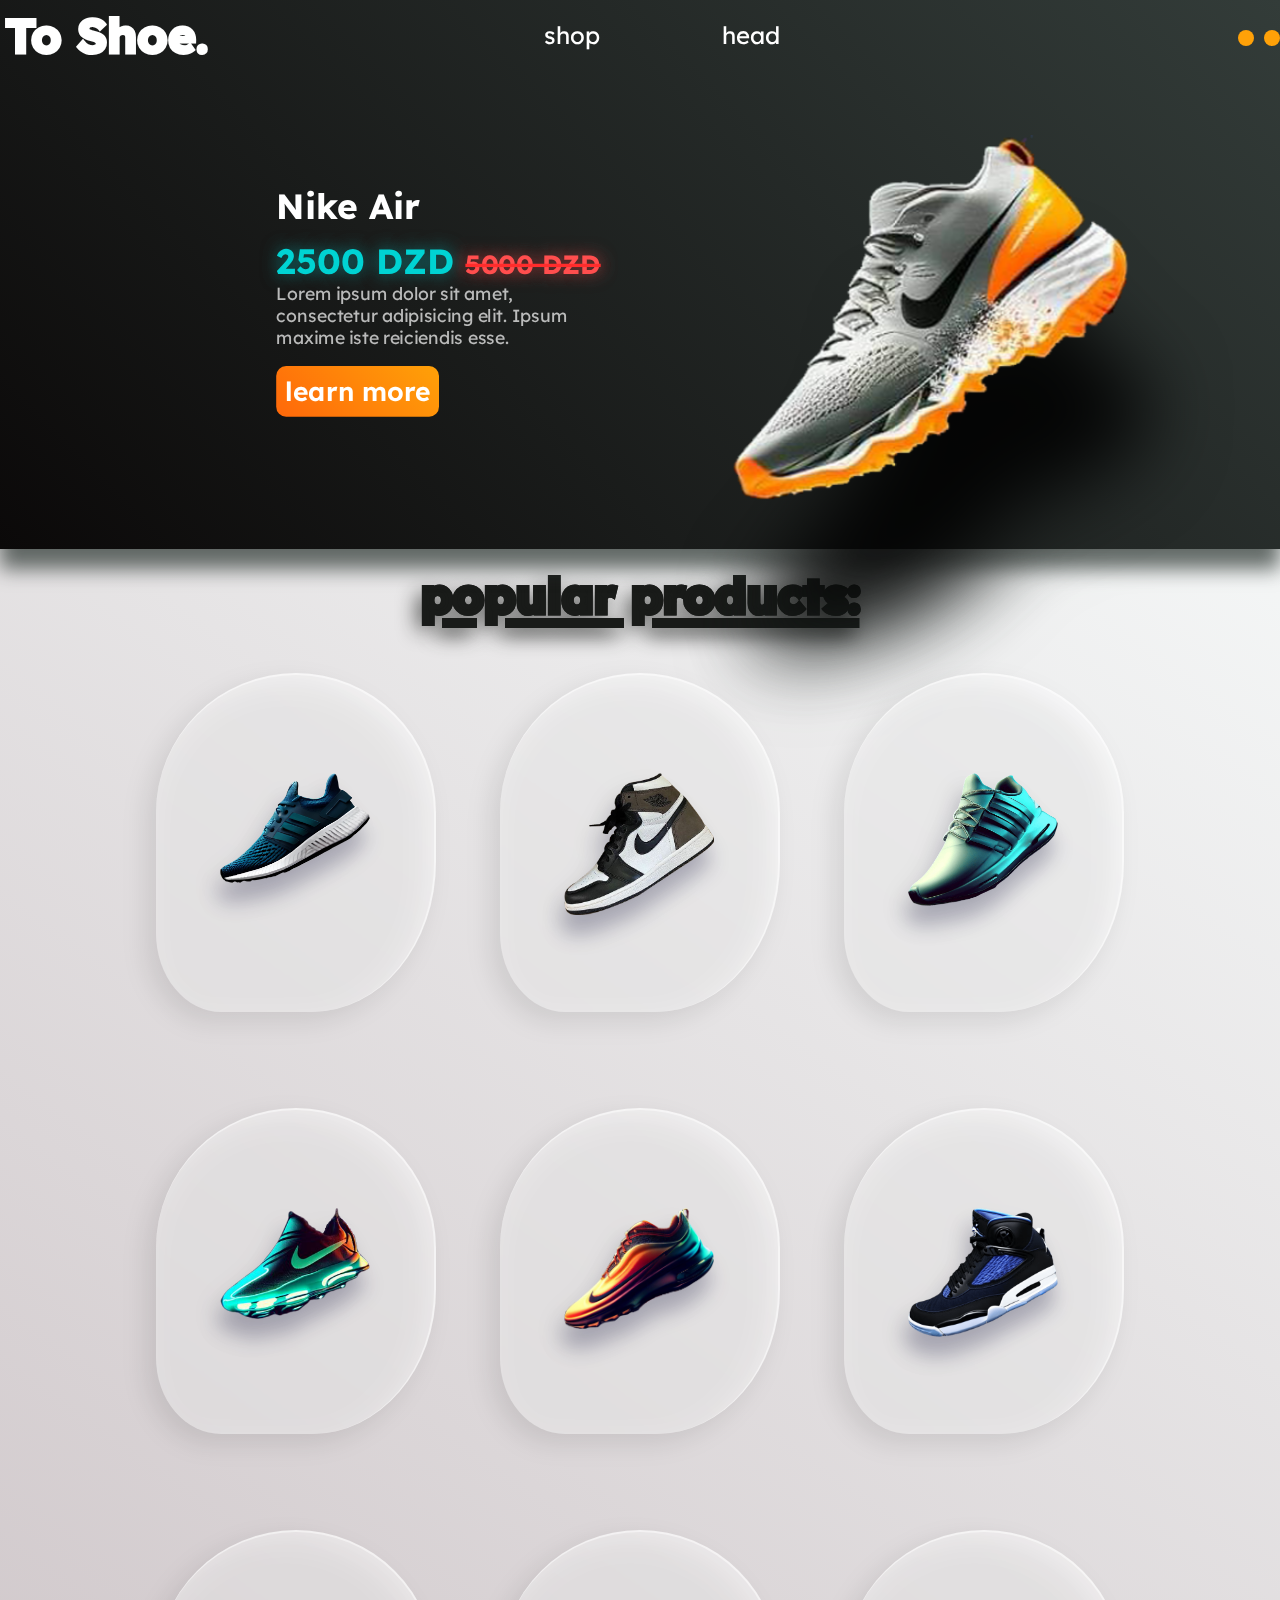
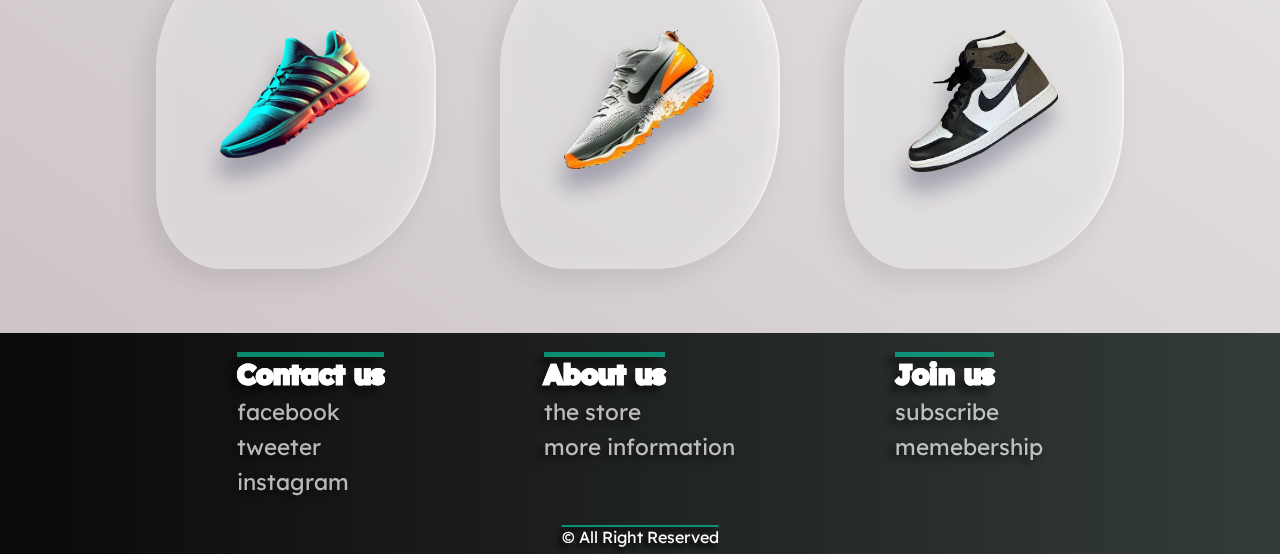
<file: index.html>
<!DOCTYPE html>
<html lang="en">
<head>
    <meta charset="UTF-8">
    <meta http-equiv="X-UA-Compatible" content="IE=edge">
    <meta name="viewport" content="width=device-width, initial-scale=1.0">
    <link rel="shortcut icon" href="ex copy.png" type="image/x-icon">
    <link rel="stylesheet" href="style.css">
    <link rel="stylesheet" href="selectioncolors.css">
    <title>To Shoe.</title>
</head>
<body>
    <section class="main">   
        <h1 id="logo">To Shoe.</h1>
        <ul>
            <li><a href="#">shop</a></li>
            <li><a href="#"><head>head</head></a></li>
            <div class="circles">
                <div id="circle"></div>
                <div id="circle"></div>
            </div>
        </ul>
        <div class="fix">
            <h2>Nike Air</h2>
            <h3>2500 DZD <span>5000 DZD</span></h3>
            <div class="description">
                Lorem ipsum dolor sit amet, consectetur adipisicing elit. Ipsum maxime iste reiciendis esse.
            </div>
            <button id="le"><a href="product.html">learn more</a></button>
            <!-- <button id="hi">add to cart</button> -->
            <br>
            <img src="ex copy.png" alt="exempler">
        </div>
        
    </section>
    <section class="swipe">
        <h2 class="titles">popular products:</h2>
        <ul>
            <li>
                <img src="addidas blue.png" alt="">
                <h2>addidas blue </h2>
                <p>2500 DZD</p>
                <button><a href="#">learn more</a></button>
                <a href=""><div id="sh"></div></a>
            </li>
            <li>
                <img src="air jordan.png" alt="">
                <h2>Air jordan</h2>
                <p>4600 DZD</p>
                <button><a href="#">learn more</a></button>
                <a href=""><div id="sh"></div></a>
            </li>
            <li>
                <img src="addidas blue llighr.png" alt="">
                <h2>addidas tine</h2>
                <p>2000 DZD</p>
                <button><a href="#">learn more</a></button>
                <a href=""><div id="sh"></div></a>
            </li>
        </ul>
        <ul>
            <li>
                <img src="nike ai.png" alt="">
                <h2>Nike </h2>
                <p>5000 DZD</p>
                <button><a href="#">learn more</a></button>
                <a href=""><div id="sh"></div></a>
            </li>
            <li>
                <img src="tn light.png" alt="">
                <h2>Tn Air</h2>
                <p>4000 DZD</p>
                <button><a href="#">learn more</a></button>
                <a href=""><div id="sh"></div></a>
            </li>
            <li>
                <img src="air jordan2.png" alt="">
                <h2>Jordan blue</h2>
                <p>3900 DZD</p>
                <button><a href="#">learn more</a></button>
                <a href=""><div id="sh"></div></a>
            </li>
        </ul>
        <ul>
            <li>
                <img src="addidas light.png" alt="">
                <h2>Addidas 2</h2>
                <p>5200 DZD</p>
                <button><a href="#">learn more</a></button>
                <a href=""><div id="sh"></div></a>
            </li>
            <li>
                <img src="ex copy.png" alt="">
                <h2>Nike Air</h2>
                <p>2000 DZD</p>
                <button><a href="#">learn more</a></button>
                <a href=""><div id="sh"></div></a>
            </li>
            <li>
                <img src="air jordan.png" alt="">
                <h2>air jordan</h2>
                <p>5000 DZD</p>
                <button><a href="#">learn more</a></button>
                <a href=""><div id="sh"></div></a>
            </li>
        </ul>
    </section>
    <footer>
        <section class="info">
            <section class="part">
                <h1>Contact us</h1>
                <h2>facebook</h2>
                <h2>tweeter</h2>
                <h2>instagram</h2>
            </section>
            <section class="part">
                <h1>About us</h1>
                <h2>the store</h2>
                <h2>more information</h2>
            </section>
            <section class="part">
                <h1>Join us</h1>
                <h2>subscribe</h2>
                <h2>memebership</h2>
            </section>
        </section>
    <p> &copy All Right Reserved</p>
    </footer>
    

</body>
</html>
</file>
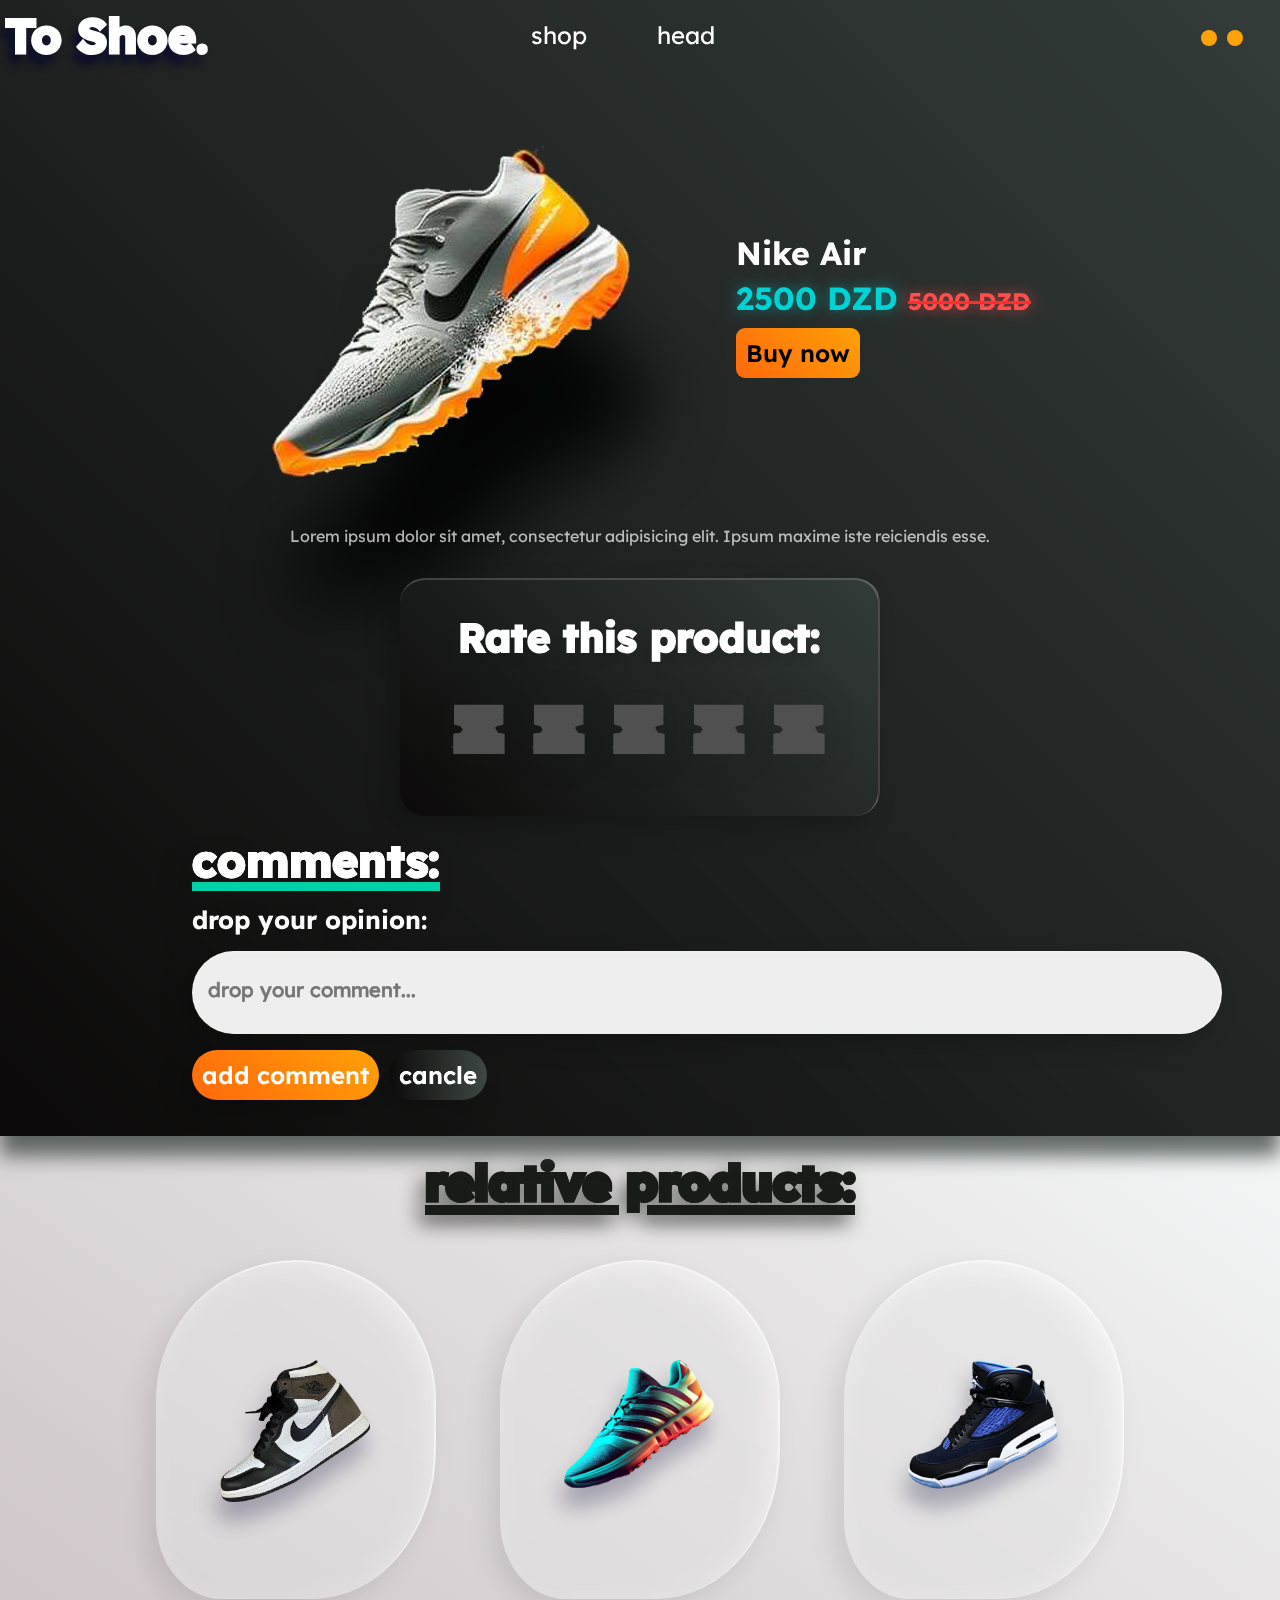
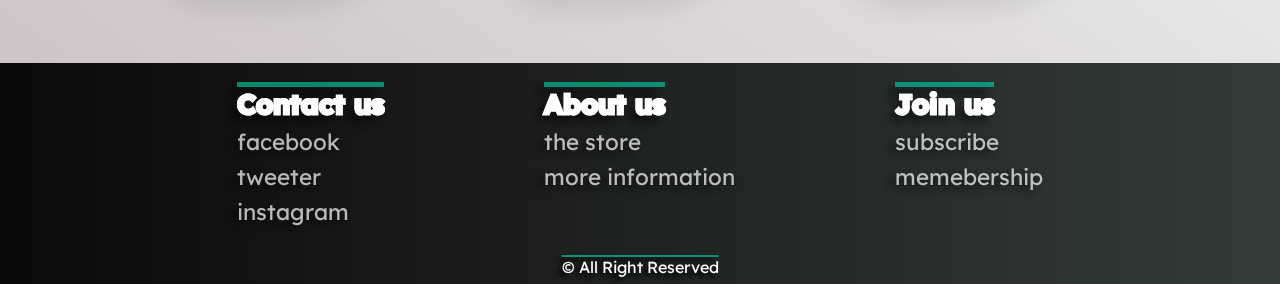
<file: product.html>
<!DOCTYPE html>
<html lang="en">
<head>
    <meta charset="UTF-8">
    <meta http-equiv="X-UA-Compatible" content="IE=edge">
    <meta name="viewport" content="width=device-width, initial-scale=1.0">
    <link rel="shortcut icon" href="ex copy.png" type="image/x-icon">
    <link rel="stylesheet" href="product.css">
    <link rel="stylesheet" href="selectioncolors.css">
    <link rel="preconnect" href="https://fonts.googleapis.com">
    <link rel="preconnect" href="https://fonts.gstatic.com" crossorigin>
    <link href="https://fonts.googleapis.com/css2?family=Gugi&display=swap" rel="stylesheet">
    <script src="script.js"></script>
    <title>Air Nike</title>
</head>
<body>
    <section class="main">   
        <h1 id="logo">To Shoe.</h1>
        <ul>
            <li><a href="#">shop</a></li>
            <li><a href="#"><head>head</head></a></li>
            <div class="circles">
                <div id="circle"></div>
                <div id="circle"></div>
            </div>
        </ul>
        <div class="fix">
            <img src="ex copy.png" alt="exempler">
            <br>
            <div class="info">
                <h2>Nike Air</h2>
                <h3>2500 DZD <span>5000 DZD</span></h3>
                <button id="le" onclick="openPopup()">Buy now</button>
                <!-- <button id="hi">add to cart</button> -->
            </div>
        </div>
        <br>
        <p> Lorem ipsum dolor sit amet, consectetur adipisicing elit. Ipsum maxime iste reiciendis esse. </p>
        <section class="rate">
            <h2>Rate this product:</h2>
            <div class="stars">
                <h3>x</h3>
                <h3>x</h3>
                <h3>x</h3>
                <h3>x</h3>
                <h3>x</h3>
            </div>
        </section>
        <section class="comments">
            <h2>comments:</h2>
            <h3>drop your opinion:</h3>
            <input type="text" placeholder="drop your comment...">
            <div class="buttons" style="display: flex;">
                <button><a href="#">add comment</a></button>
                <button style="
                                background: linear-gradient(-90deg, #333c39, #0b0909);
                                filter: brightness(1.2);
                                margin-left: 10px;
                                "><a href="#">cancle</a></button>
            </div>
        </section>
        <br>
    </section>
    <section class="buy" id="buy">
        <form action="buy">
            <h2 class="close" onclick="closePopup()">x</h2>
            <div class="infos">
                <img src="ex copy.png" alt="">
                <h2>Nike Air</h2>
                <h2 class="price">2500 DZD <span style="
                                                text-decoration: line-through;
                                                text-decoration-thickness: 3px;
                                                text-decoration-color: #ff6464;
                                                color: #ff7c7c;
                                                font-size: 22px;
                                                filter: brightness(.6) saturate(2.7);
                                                text-shadow: 0px 0px 15px #ff7c7c8c;
                                                ">5000 DZD
                                            </span>
                </h2>
                <h3>Address:</h3>
                <input type="text">
                <h3>card number:</h3>
                <input type="text">
                <button><a href="#">Add to cart</a></button>
            </div>
        </form>
    </section>
    <section class="swipe">
        
        <h2 class="titles">relative products:</h2>
        <ul>
            <li>
                <img src="air jordan.png" alt="">
                <h2>Air jordan</h2>
                <p>5000 DZD</p>
                <button><a href="#">learn more</a></button>
                <a href=""><div id="sh"></div></a>
            </li>
            <li>
                <img src="addidas light.png" alt="">
                <h2>Addidas 2</h2>
                <p>5200 DZD</p>
                <button><a href="#">learn more</a></button>
                <a href=""><div id="sh"></div></a>
            </li>
            <li>
                <img src="air jordan2.png" alt="">
                <h2>Jordan blue</h2>
                <p>3900 DZD</p>
                <button><a href="#">learn more</a></button>
                <a href=""><div id="sh"></div></a>
            </li>
        </ul>
    </section>
    <footer>
        <section class="info">
            <section class="part">
                <h1>Contact us</h1>
                <h2>facebook</h2>
                <h2>tweeter</h2>
                <h2>instagram</h2>
            </section>
            <section class="part">
                <h1>About us</h1>
                <h2>the store</h2>
                <h2>more information</h2>
            </section>
            <section class="part">
                <h1>Join us</h1>
                <h2>subscribe</h2>
                <h2>memebership</h2>
            </section>
        </section>
    <p> &copy All Right Reserved</p>
    </footer>


    <script>
        function openPopup() {
          // Get the pop-up window
          var popup = document.getElementById("buy");
          var main = document.getElementsByClassName("main");
          var swipe = document.getElementsByClassName("swipe");
      
          // Show the pop-up window
          popup.style.display = "block";
          popup.style.opacity = "1";
          popup.style.scale = "1";

          const swipeElement = document.querySelector('.swipe');
          swipeElement.classList.add('blur');
          const mainElement = document.querySelector('.main');
          mainElement.classList.add('blur');

          

        }
      
        function closePopup() {
          // Get the pop-up window
          var popup = document.getElementById("buy");
          var main = document.getElementsByClassName("main");
          var swipe = document.getElementsByClassName("swipe");
      
          // Hide the pop-up window
          //popup.style.display = "none";
          popup.style.opacity = "0";
          popup.style.scale = "0";


          const swipeElement = document.querySelector('.swipe');
          swipeElement.classList.remove('blur');
          const mainElement = document.querySelector('.main');
          mainElement.classList.remove('blur');
        }
      </script>

</body>
</html>
</file>
<file: style.css>
@import url('https://fonts.googleapis.com/css2?family=Lexend:wght@200&display=swap');

*
{
    margin: 0;
    padding: 0;
    box-sizing: border-box;
    font-family: caviar dreams;
    font-family: 'Lexend', sans-serif;
    color: white;
    list-style: none;
}
.main
{
    display: flex;
    margin: 0;
    background: linear-gradient(225deg, #333c39, #0b0909);
    filter: drop-shadow(0px 20px 10px #333c39be);
    flex-direction: column;
    align-items: flex-start;
}
a
{
    text-decoration: none;
    font-size: x-large;
}
#logo
{
    padding: 5px;
    font-size: xxx-large;
    -webkit-text-stroke-width: 3px;
}
.main ul
{
    display: flex;
    margin-left: 34pc;
    margin-top: -50px;
    align-items: center;
    justify-content: center;
}
.main ul li 
{
    margin-right: 122px;
}
.circles
{
    display: flex;
    margin-left: 21pc;
}
#circle
{
    margin-top: 6px;
    margin-right: 10px;
    width: 1pc;
    height: 1pc;
    background: #ffa108;
    border-radius: 200pc;
}
.main .fix
{
    scale: 1.1;
    position: relative;
    margin-left: 14pc;
}
.main h2
{
    margin: 4pc;
    margin-bottom: 10px;
    margin-top: 9pc;
    font-size: xx-large;
}
.main h3
{
    margin: 0px 0pc 0px 4pc;
    color: #2cff9d;
    text-shadow: 5px 5px 7px #2cff2c42;
    filter: brightness(1.7);
    color: #007c7c;
    text-shadow: 0px 0px 15px #007c7c8c;
    font-size: xx-large;
}
.main h3 span
{
    text-decoration:line-through;
    text-decoration-thickness: 3px;
    text-decoration-color: #ff6464;
    color: #ff7c7c;
    font-size: x-large;
    filter: brightness(.6) saturate(2.7);
    text-shadow: 0px 0px 15px #ff7c7c8c;
}
.main .description
{
    width: 300px;
    opacity: .7;
    margin-left: 4pc;
    /*margin-right: 26pc;*/
}
.main img
{
    top: -16pc;
    left: 30pc;
    margin-bottom: -12pc;
    position: relative;
    /* margin: -22pc 0pc -2pc 25pc; */
    transition: .8s;
    filter: drop-shadow(20px 125px 35px #000000de);
}
.main img:hover
{
    transform: rotate(10deg);
}
.main button
{
    color: #000;
    padding: .5pc;
    border-radius: 9px;
    margin: 1pc 0pc 0pc 4pc;
    border: none;
    background: linear-gradient(45deg, #ff680a, #ffa108);
    font-size: x-large;
    font-weight: 600;
    transition: .7s;
}
.main button:hover
{
    color: white;
    scale: 1.1;
    background: linear-gradient(45deg, #ffa108, #ff680a);
    filter: drop-shadow(0px 0px 12px #ffb23640);
}
#hi
{
    display: none;
    margin: 1pc 0pc 0pc 21.5pc;
    font-weight: 800;
    color: black;
    filter: brightness(10);
}
#le
{
    margin: 1pc -1pc 0pc 4pc;
}
.swipe
{
    background: #f4f6f6;
    background: linear-gradient(215deg, #f4f6f6, #cdc4c7);
    /* filter: invert(1); */
    padding: 1pc;
    display: flex;
    flex-direction: column;
    justify-content: center;
    align-items: center;
}
.swipe .titles
{
    color: #191b19;
    font-weight: bolder;
    /* filter: invert(1); */
    font-size: xxx-large;
    text-decoration: underline;
    /* background: #00d1a7; */
    /* filter: invert(1); */
    text-shadow: -6px 7px 20px #191b19f1;
    text-decoration-color: #191b19;
    text-decoration-thickness: 10px;
    -webkit-text-stroke-width: 5px;
}
.swipe ul  
{
    padding: 1pc;
    /* margin-top: 10px; */
    /* filter: invert(1); */
    display: flex;
}
.swipe ul li
{
    margin: 2pc;
    background: #ffffff6e;
    border-top: 2px solid #ffffff79;
    border-right: 2px solid #ffffff79;
    border-radius: 25px;
    color: #282828;
    text-align: center;
    filter: drop-shadow(-10px 10px 12px #00000035);
    backdrop-filter: blur(5px);
    padding: 1pc 2pc 1pc 2pc;
    transition: .5s;
    
    border-top-right-radius: 300px;
    border-top-left-radius: 300px;
    border-end-end-radius: 95%;
    border-end-start-radius: 50%;
}
.swipe ul li:hover
{
    background: #ffffff9e;
    /* font-size: x-large; */
    filter: drop-shadow(-20px 20px 20px #0020005b);
    transform: translateY(-25px);
}
.swipe ul li img
{
    width: 150px;
    MARGIN: 2PC;
    margin-bottom: -7px;
    transition: .55s;
    transform: translateY(50px);
    filter: drop-shadow(-3px 20px 10px #0000303a);
}
.swipe ul li:hover img
{
    transform: rotate(25deg);
}
.swipe ul li h2
{
    color: #003052;
    font-size: xx-large;
    text-shadow: -5px 9px 10px #00305261;
    opacity: 0;
    transform: translateY(35px);
    -webkit-text-stroke-width: 3px;
    transition: .55s;
}
.swipe ul li:hover h2
{
    opacity: 1;
    transform: translateY(0px);
}
.swipe ul li p
{
    color: #0dd1aa;
    font-weight: bold;
    margin-top: 3px;
    font-size: larger;
    /* text-shadow: -5px 5px 10px #00d1a7ab; */
    opacity: 0;
    transform: translateY(35px);
    -webkit-text-stroke-width: 1px;
    transition: .55s;
}
.swipe ul li:hover p
{
    opacity: 1;
    transform: translateY(0px);
}
.swipe ul li:hover p
{
    opacity: 1;
    transform: translateY(0px);
}
.swipe ul li button
{
    opacity: 0;
    transition: .55s;
    border: none;
    background: linear-gradient(-90deg, #0dd1aa, #003c66);
    padding: 7px;
    border-radius: 50pc;
    margin-top: 5px;
    font-weight: 700;
    transform: translateY(45px);
    /* filter: hue-rotate(35deg); */
    z-index: 1;
    position: relative;
    transition: .5s;
}
.swipe ul li:hover button
{
    opacity: 1;
    transform: translateY(8px);
}
.swipe ul li a
{
    display: flex;
    /* text-align: -webkit-center; */
    justify-content: center;
    flex-wrap: nowrap;
}
.swipe ul li #sh
{
    height: 43px;
    width: 133px;
    border-radius: 200pc;
    background: linear-gradient(-90deg, #0dd1aa, #003c66);
    margin-top: -25px;
    filter: blur(5px) opacity(0.8);
    transform: scaleX(0.95) translateY(35px);
    opacity: 0;
    transition: .55s;
}
.swipe ul li:hover #sh
{
    transform: translateY(0px);
    opacity: .8;
}
footer
{
    display: flex;
    background: linear-gradient(-90deg, #333c39, #0b0909);
    flex-direction: column;
    flex-wrap: wrap;
    align-items: center;
}
footer .info
{
    display: flex;
    flex-wrap: wrap;
    justify-content: center;
    flex-direction: row;
}
footer .part
{
    margin: 1.5pc 5pc 1.5pc 5pc;
}
footer .part h1
{
    font-size: 1.7em;
    /* text-decoration: underline; */
    text-decoration-color: #00d1a7a1;
    text-decoration-line: overline;
    text-decoration-thickness: 5px;
    text-shadow: -7px 7px 10px #000000d6;
    -webkit-text-stroke-width: 2.5px;
    transition: .7s;
}
footer .part h2
{
    font-size: 1.4em;
    text-shadow: -6px 4px 10px #000;
    font-weight: normal;
    opacity: .7;
    margin-top: 7px;
}
footer p
{
    margin: 7px;
    text-decoration: overline;
    text-decoration-thickness: 2px;
    text-decoration-color: #0b9075;
    text-shadow: -4px 4px 5px #000;
}
</file>
<file: selectioncolors.css>
span::selection
{
    background: #000030;
}
button::selection
{
    background: #00d1a7;
}

h3::selection
{
    background: #000030;
}

a::selection
{
    background: #00d1a7;
}
h1::selection
{
    background: #00d1a7;
}
h2::selection
{
    background: #00d1a7;
}
p::selection
{
    background: #000030;
}
</file>
<file: product.css>
@import url('https://fonts.googleapis.com/css2?family=Lexend:wght@200&display=swap');

*
{
    margin: 0;
    padding: 0;
    box-sizing: border-box;
    font-family: caviar dreams;
    font-family: 'Lexend', sans-serif;
    color: white;
    list-style: none;
}
.main
{
    
    margin: 0;
    background: linear-gradient(225deg, #333c39, #0b0909);
    filter: drop-shadow(0px 20px 10px #333c39be);
    
}
.blur * 
{
    filter: blur(5px) brightness(.7);
    transition: .3s;
}

a
{
    text-decoration: none;
    font-size: x-large;
}
#logo
{
    padding: 5px;
    font-size: xxx-large;
    -webkit-text-stroke-width: 3px;
    text-shadow: -6px 10px 10px #000030d4;
}
.main ul
{
    display: flex;
    margin-left: 503px;
    margin-top: -50px;
    align-items: center;
    justify-content: center;
}
.main ul li 
{
    margin-right: 70px;
}
.circles
{
    display: flex;
    margin-left: 26pc;
}
#circle
{
    margin-top: 6px;
    margin-right: 10px;
    width: 1pc;
    height: 1pc;
    background: #ffa108;
    border-radius: 200pc;
}
.main .fix
{
    margin-left: 10pc;
}
.main .info
{
    margin: -9.5pc 0pc 9pc 36pc;
}
.main h2
{
    font-size: xx-large;
}
.main .info h3
{
    margin-top: 5px;
    color: #2cff9d;
    text-shadow: 5px 5px 7px #2cff2c42;
    filter: brightness(1.7);
    color: #007c7c;
    text-shadow: 0px 0px 15px #007c7c8c;
    font-size: xx-large;
}
.main .info h3 span
{
    text-decoration:line-through;
    text-decoration-thickness: 3px;
    text-decoration-color: #ff6464;
    color: #ff7c7c;
    font-size: x-large;
    filter: brightness(.6) saturate(2.7);
    text-shadow: 0px 0px 15px #ff7c7c8c;
}
.main p
{
    opacity: .7;
    text-align: center;
    margin: -1pc 5pc 0pc 5pc;
    padding-bottom: 2pc;
}
.main img
{
    transition: .8s;
    position: relative;
    top: 6pc;
    left: 7pc;
    filter: drop-shadow(20px 125px 35px #000000de);
}
.main img:hover
{
    transform: rotate(10deg);
}
.main button
{
    color: #000;
    padding: .5pc;
    border-radius: 9px; 
    margin-top: 10px;
    padding: 10px;
    border: none;
    background: linear-gradient(45deg, #ff680a, #ffa108);
    font-size: x-large;
    font-weight: 600;
    transition: .7s;
}
.main button:hover
{
    color: white;
    scale: 1.1;
    background: linear-gradient(45deg, #ffa108, #ff680a);
    /* filter: drop-shadow(0px 0px 12px #ffb23640); */
    box-shadow: 0px 0px 12px #ffb23640, 0px 0px 40px #ffb23640, 0px 0px 70px #ffb23640;
}
.buy
{
    background: linear-gradient(215deg, #f4f6f6, #cdc4c7);
    padding: 3pc 5pc 3pc 5pc;
    /* left: 38.09pc; */
    left: 30pc;
    scale: 0;
    opacity: 0;
    top: 0pc;
    top: 0pc;
    filter: drop-shadow(-10px 20px 10px #333c395e);
    position: absolute;
    z-index: 1;
    transition: all .7s ease-in-out;
}
.buy.open
{
    opacity: 1;
    scale: 1;
}
.buy .close
{
    margin: -36px 0px 25px -49px;
    font-size: 36px;
    font-family: Arial rounded mt;
    color: crimson;
    /* -webkit-text-stroke: 1px; */
    text-decoration-color: #ff6464;
    transition: all 0.3s ease-in-out;
    cursor: pointer;
}
.buy .close:hover
{
    text-shadow: 0px 0px 20px #ff7c7c, 0px 0px 30px #ff7c7c;
}
.buy .infos
{
    display: flex;
    flex-direction: column;
    align-items: center;
    color: #191b19;
}
.buy .infos img 
{
    width: 200px;
    background: linear-gradient(225deg, #333c39, #0b0909);
    filter: drop-shadow(-10px 20px 10px #333c3985);
    padding: 1.7pc;
    border-radius: 25px;
    text-align: center;
    backdrop-filter: blur(5px);
}
.buy .infos h2
{
    font-size: 35px;
    text-decoration-color: #191b19;
    -webkit-text-stroke-width: 2px;
    text-shadow: -3px 7px 10px #00003079;
    margin-top: 15px;
    color: #191b19;
}
.buy .infos h3
{
    font-size: 25px;
    text-decoration-color: #191b19;
    -webkit-text-stroke-width: 1px;
    margin-top: 15px;
    margin-bottom: 5px;
    filter: drop-shadow(-5px 5px 5px #333c3950);
    color: #191b19;
}
.buy .infos .price
{
    margin-top: 10px;
    font-size: 30px;
    color: #2cff9d;
    text-shadow: 5px 5px 7px #2cff2c42;
    filter: brightness(1.55);
    color: #007c7c;
    text-shadow: 0px 0px 15px #007c7c8c;
}
.main h3 .price span
{
    text-decoration:line-through;
    text-decoration-thickness: 3px;
    text-decoration-color: #ff6464;
    color: #ff7c7c;
    filter: brightness(.6) saturate(2.7);
    text-shadow: 0px 0px 15px #ff7c7c8c;
}
.buy .infos input
{
    border: none;
    padding: .5pc;
    border-radius: 5px;
    filter: drop-shadow(-5px 5px 10px #333c3930);
    color: #191b19;
    -webkit-text-stroke-width: 1px;
    font-size: 25px;
}
.buy .infos button
{
    color: #000;
    padding: .5pc;
    border-radius: 9px;
    margin-top: 15px;
    border: none;
    background: linear-gradient(45deg, #ff680a, #ffa108);
    font-size: 20px;
    font-weight: 600;
    transition: .7s;
}
.buy .infos button:hover
{
    color: white;
    scale: 1.1;
    background: linear-gradient(45deg, #ffa108, #ff680a);
    filter: drop-shadow(0px 0px 20px #f9980a);
}

.rate 
{
    background: #ffffff6e;
    border-top: 2px solid #ffffff39;
    border-right: 2px solid #ffffff39;
    border-radius: 25px;
    filter: drop-shadow(-10px 10px 12px #00000035);
    backdrop-filter: blur(5px);
    transition: .5s;
    padding: 2pc;
    margin: 25pc;
    margin-top: 0pc;
    margin-bottom: 1pc;
    background: linear-gradient(215deg, #f4f6f66e, #cdc4c76e);
    background: linear-gradient(225deg, #333c39, #0b0909);
    display: flex;
    flex-direction: column;
    align-items: center;
}
.rate h2
{
    font-size: 40px;
    color: #191b19;
    color: white;
    -webkit-text-stroke: 2px;
    text-shadow: -5px 8px 10px #191b1951;
}
.rate .stars
{
    color: #000;
    display: flex;
    margin: 1.5pc;
    justify-content: center;
}
.rate .stars h3
{
    color: #cecbcc;
    color: #505050;
    margin: 0pc 1.5pc 0pc 1.5pc;
    font-family: arial rounded mt;
    /* -webkit-text-stroke-color: #191b19; */
    -webkit-text-stroke-width: 20px;
    text-shadow: 0px 0px 40px #191b19;
    font-size: 4pc;
}
.rate .stars h3:hover {
    color: #ff4714;
    text-shadow: 0px 0px 10px #ff4714, 0px 0px 40px #ff4714, 0px 0px 70px #ff4714, 0px 0px 100px #ff4714;
}
.comments 
{
    filter: drop-shadow(-10px 10px 12px #00000035);
    backdrop-filter: blur(5px);
    transition: .5s;
    margin: 12pc;
    margin-top: 1pc;
    margin-bottom: 1pc;
    display: flex;
    flex-direction: column;
    align-items: flex-start;
}
.comments h2
{
    color: white;
    -webkit-text-stroke: 2px;
    font-size: 45px;
    text-shadow: -5px 8px 10px #191b1951;
    text-decoration: underline;
    text-decoration-color: #00d1a7;
    text-decoration-thickness: 9px;
}
.comments h3
{
    margin: 1pc 0pc;
    font-size: 25px;
}
.comments input
{
    border-radius: 100pc;
    border: none;
    border-top: 2px solid #ffffff39;
    border-right: 2px solid #ffffff39;
    font-size: 20px;
    padding: 1.5pc 47pc 2pc 1pc;
    color: #000;
    -webkit-text-stroke-width: .7px;
    background: #eee;
    transition: all .7s ease-out;
}
.comments input:focus
{
    border-radius: 18px; 
}
.comments button
{
    border-radius: 200pc;
    margin-top: 1pc;
}


.swipe
{
    background: #f4f6f6;
    background: linear-gradient(215deg, #f4f6f6, #cdc4c7);
    /* filter: invert(1); */
    padding: 1pc;
    display: flex;
    flex-direction: column;
    justify-content: center;
    align-items: center;
}
.swipe .titles
{
    color: #191b19;
    font-weight: bolder;
    /* filter: invert(1); */
    font-size: xxx-large;
    text-decoration: underline;
    /* background: #00d1a7; */
    /* filter: invert(1); */
    text-shadow: -6px 7px 20px #191b19f1;
    text-decoration-color: #191b19;
    text-decoration-thickness: 10px;
    -webkit-text-stroke-width: 5px;
}

.swipe ul  
{
    padding: 1pc;
    /* margin-top: 10px; */
    /* filter: invert(1); */
    display: flex;
}
.swipe ul li
{
    margin: 1pc;
    background: #ffffff6e;
    background: linear-gradient(215deg, #f4f6f6, #cdc4c7);
    background: linear-gradient(215deg, #f4f6f66e, #cdc4c76e);
    border-top: 2px solid #ffffff79;
    border-right: 2px solid #ffffff79;
    border-radius: 25px;
    color: #282828;
    text-align: center;
    filter: drop-shadow(-10px 10px 12px #00000035);
    backdrop-filter: blur(5px);
    padding: 1pc 1.3pc 2pc 1.3pc;
    transition: .5s;
    border-top-right-radius: 300px;
    border-top-left-radius: 300px;
    border-end-end-radius: 95%;
    border-end-start-radius: 50%;
    
    margin: 2pc;
    background: #ffffff6e;
    border-top: 2px solid #ffffff79;
    border-right: 2px solid #ffffff79;
    border-radius: 25px;
    color: #282828;
    text-align: center;
    filter: drop-shadow(-10px 10px 12px #00000035);
    backdrop-filter: blur(5px);
    padding: 1pc 2pc 1pc 2pc;
    transition: .5s;

    border-top-right-radius: 300px;
    border-top-left-radius: 300px;
    border-end-end-radius: 95%;
    border-end-start-radius: 50%;
}
.swipe ul li:hover
{
    /* background: #ffffff9e; */
    /* font-size: x-large; */
    filter: drop-shadow(-20px 20px 20px #0020005b);
    transform: translateY(-25px);
}
.swipe ul li img
{
    margin: 2pc;
    width: 150px;
    margin-bottom: -7px;
    transition: .55s;
    transform: translateY(50px);
    filter: drop-shadow(-3px 20px 10px #0000303a);
}
.swipe ul li:hover img
{
    transform: rotate(25deg);
}
.swipe ul li h2
{
    color: #003052;
    font-size: xx-large;
    text-shadow: -5px 9px 10px #00305261;
    opacity: 0;
    transform: translateY(35px);
    -webkit-text-stroke-width: 3px;
    transition: .55s;
}
.swipe ul li:hover h2
{
    opacity: 1;
    transform: translateY(0px);
}
.swipe ul li p
{
    color: #0dd1aa;
    font-weight: bold;
    margin-top: 3px;
    font-size: larger;
    /* text-shadow: -5px 5px 10px #00d1a7ab; */
    opacity: 0;
    transform: translateY(35px);
    -webkit-text-stroke-width: 1px;
    transition: .55s;
}
.swipe ul li:hover p
{
    opacity: 1;
    transform: translateY(0px);
}
.swipe ul li:hover p
{
    opacity: 1;
    transform: translateY(0px);
}
.swipe ul li button
{
    opacity: 0;
    transition: .55s;
    border: none;
    background: linear-gradient(-90deg, #0dd1aa, #003c66);
    padding: 7px;
    border-radius: 50pc;
    margin-top: 5px;
    font-weight: 700;
    transform: translateY(45px);
    /* filter: hue-rotate(35deg); */
    z-index: 1;
    position: relative;
    transition: .5s;
}
.swipe ul li:hover button
{
    opacity: 1;
    transform: translateY(8px);
}
.swipe ul li a
{
    display: flex;
    /* text-align: -webkit-center; */
    justify-content: center;
    flex-wrap: nowrap;
}
.swipe ul li #sh
{
    height: 43px;
    width: 133px;
    border-radius: 200pc;
    background: linear-gradient(-90deg, #0dd1aa, #003c66);
    margin-top: -25px;
    filter: blur(5px) opacity(0.8);
    transform: scaleX(0.95) translateY(35px);
    opacity: 0;
    transition: .55s;
}
.swipe ul li:hover #sh
{
    transform: translateY(0px);
    opacity: .8;
}
footer
{
    display: flex;
    background: linear-gradient(-90deg, #333c39, #0b0909);
    flex-direction: column;
    flex-wrap: wrap;
    align-items: center;
}
footer .info
{
    display: flex;
    flex-wrap: wrap;
    justify-content: center;
    flex-direction: row;
}
footer .part
{
    margin: 1.5pc 5pc 1.5pc 5pc;
}
footer .part h1
{
    font-size: 1.7em;
    /* text-decoration: underline; */
    text-decoration-color: #00d1a7a1;
    text-decoration-line: overline;
    text-decoration-thickness: 5px;
    text-shadow: -7px 7px 10px #000000d6;
    -webkit-text-stroke-width: 2.5px;
    transition: .7s;
}
footer .part h2
{
    font-size: 1.4em;
    text-shadow: -6px 4px 10px #000;
    font-weight: normal;
    opacity: .7;
    margin-top: 7px;
}
footer p
{
    margin: 7px;
    text-decoration: overline;
    text-decoration-thickness: 2px;
    text-decoration-color: #0b9075;
    text-shadow: -4px 4px 5px #000;
}
</file>
